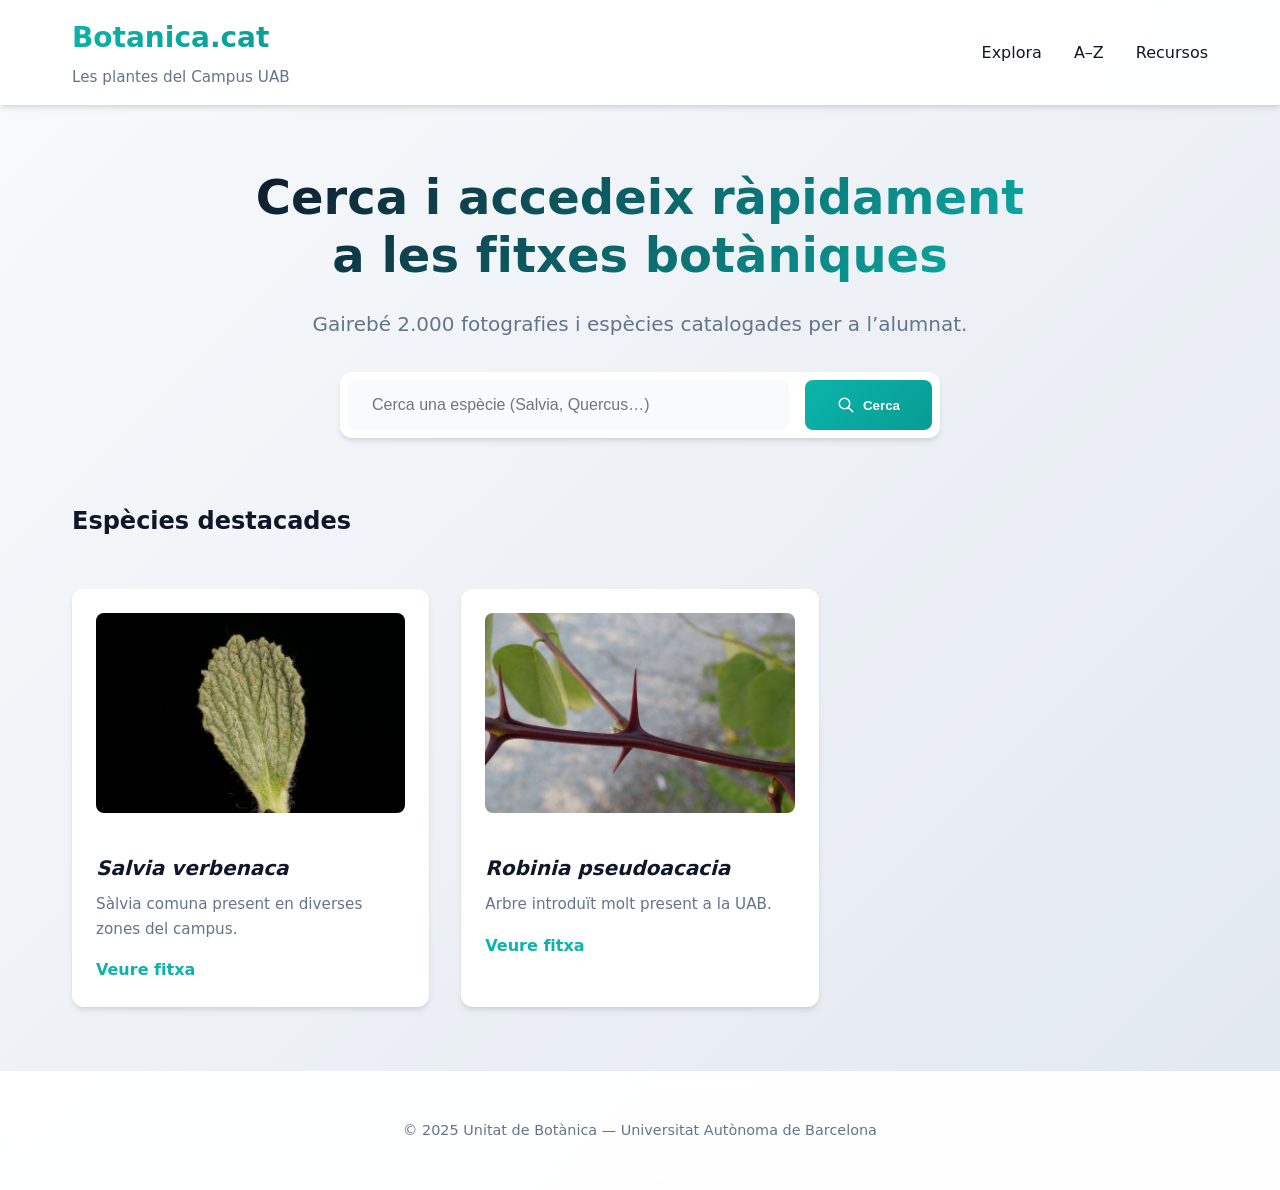
<file: index.html>
<!doctype html>
<html lang="ca">
<head>
  <meta charset="utf-8">
  <meta name="viewport" content="width=device-width, initial-scale=1">

  <title>Les plantes del Campus UAB — Botanica.cat</title>
  <meta name="description" content="Portal de plantes del Campus de la UAB. Accés ràpid a fitxes, galeries i recursos per a l'alumnat.">
  <link rel="canonical" href="https://botanica.cat/">
  <meta name="robots" content="index, follow">

  <!-- Open Graph -->
  <meta property="og:title" content="Les plantes del Campus UAB — Botanica.cat">
  <meta property="og:description" content="Accés fàcil a fitxes i galeries botàniques del campus UAB.">
  <meta property="og:type" content="website">
  <meta property="og:locale" content="ca_ES">

  <!-- CSS -->
  <link rel="stylesheet" href="style.css">

  <!-- Structured Data -->
  <script type="application/ld+json">
  {
    "@context": "https://schema.org",
    "@type": "WebSite",
    "name": "Botanica.cat",
    "url": "https://botanica.cat/"
  }
  </script>
</head>

<body>
  <a class="skip-link" href="#main">Saltar al contingut</a>

  <header class="site-header">
    <div class="container">
      <div class="brand">
        <h1>Botanica.cat</h1>
        <p>Les plantes del Campus UAB</p>
      </div>

      <nav aria-label="Menú principal">
        <ul>
          <li><a href="#explora">Explora</a></li>
          <li><a href="#alfabet">A–Z</a></li>
          <li><a href="#recursos">Recursos</a></li>
        </ul>
      </nav>
    </div>
  </header>

  <main id="main" class="container">
    <section class="hero">
      <h2>Cerca i accedeix ràpidament a les fitxes botàniques</h2>
      <p>Gairebé 2.000 fotografies i espècies catalogades per a l’alumnat.</p>

      <form class="search-form" role="search">
        <input type="search" placeholder="Cerca una espècie (Salvia, Quercus…)" aria-label="Cerca d'espècies">
        <button type="submit">Cerca</button>
      </form>
    </section>

    <section id="explora">
      <h2>Espècies destacades</h2>

      <div class="grid">
        <article class="card">
          <img src="salvia.jpg" alt="Flor de Salvia verbenaca" loading="lazy">
          <h3><em>Salvia verbenaca</em></h3>
          <p>Sàlvia comuna present en diverses zones del campus.</p>
          <a href="#">Veure fitxa</a>
        </article>

        <article class="card">
          <img src="robinia.jpg" alt="Robinia pseudoacacia" loading="lazy">
          <h3><em>Robinia pseudoacacia</em></h3>
          <p>Arbre introduït molt present a la UAB.</p>
          <a href="#">Veure fitxa</a>
        </article>
      </div>
    </section>
  </main>

  <footer class="site-footer">
    <div class="container">
      <p>© 2025 Unitat de Botànica — Universitat Autònoma de Barcelona</p>
    </div>
  </footer>

  <!-- JS -->
  <script src="java.js" defer></script>
</body>
</html>
</file>
<file: style.css>
:root {
  --text: #0f172a;
  --muted: #64748b;
  --accent: #0bb4aa;
  --accent-dark: #089c94;
  --bg: #ffffff;
  --bg-alt: #f8fafc;
  --card-bg: #ffffff;
  --max-width: 1200px;
  --shadow: 0 4px 6px -1px rgba(0, 0, 0, 0.1), 0 2px 4px -1px rgba(0, 0, 0, 0.06);
  --shadow-hover: 0 10px 15px -3px rgba(0, 0, 0, 0.1), 0 4px 6px -2px rgba(0, 0, 0, 0.05);
  --radius: 12px;
  --transition: all 0.3s ease;
}

* {
  box-sizing: border-box;
  margin: 0;
  padding: 0;
}

body {
  font-family: 'Inter', system-ui, -apple-system, sans-serif;
  color: var(--text);
  background: linear-gradient(135deg, #f8fafc 0%, #e2e8f0 100%);
  line-height: 1.6;
  min-height: 100vh;
  overflow-x: hidden;
}

.skip-link {
  position: absolute;
  left: -999px;
  background: var(--accent);
  color: white;
  padding: 0.75rem 1.5rem;
  border-radius: var(--radius);
  text-decoration: none;
  font-weight: 600;
  transform: translateY(-10px);
  opacity: 0;
  transition: var(--transition);
}

.skip-link:focus {
  left: 1rem;
  top: 1rem;
  transform: translateY(0);
  opacity: 1;
  z-index: 1000;
  box-shadow: var(--shadow);
}

.container {
  max-width: var(--max-width);
  margin: 0 auto;
  padding: 0 2rem;
}

/* Header Styles */
.site-header {
  background: rgba(255, 255, 255, 0.95);
  backdrop-filter: blur(10px);
  border-bottom: none;
  box-shadow: var(--shadow);
  position: sticky;
  top: 0;
  z-index: 100;
  animation: slideDown 0.5s ease-out;
}

@keyframes slideDown {
  from {
    transform: translateY(-100%);
    opacity: 0;
  }
  to {
    transform: translateY(0);
    opacity: 1;
  }
}

.site-header .container {
  display: flex;
  justify-content: space-between;
  align-items: center;
  padding: 1rem 2rem;
}

.brand {
  display: flex;
  flex-direction: column;
  gap: 0.25rem;
}

.brand h1 {
  margin: 0;
  font-size: 1.75rem;
  background: linear-gradient(135deg, var(--accent), #089c94);
  -webkit-background-clip: text;
  -webkit-text-fill-color: transparent;
  background-clip: text;
  font-weight: 800;
}

.brand p {
  margin: 0;
  color: var(--muted);
  font-size: 0.95rem;
}

/* Navigation */
nav ul {
  list-style: none;
  display: flex;
  gap: 2rem;
  padding: 0;
  margin: 0;
}

nav a {
  text-decoration: none;
  color: var(--text);
  font-weight: 500;
  padding: 0.5rem 0;
  position: relative;
  transition: var(--transition);
}

nav a::after {
  content: '';
  position: absolute;
  bottom: 0;
  left: 0;
  width: 0;
  height: 2px;
  background: var(--accent);
  transition: width 0.3s ease;
}

nav a:hover {
  color: var(--accent);
}

nav a:hover::after {
  width: 100%;
}

/* Hero Section */
.hero {
  padding: 4rem 0;
  text-align: center;
  max-width: 800px;
  margin: 0 auto;
  animation: fadeInUp 0.8s ease-out 0.2s both;
}

@keyframes fadeInUp {
  from {
    opacity: 0;
    transform: translateY(30px);
  }
  to {
    opacity: 1;
    transform: translateY(0);
  }
}

.hero h2 {
  font-size: 3rem;
  font-weight: 800;
  line-height: 1.2;
  margin-bottom: 1.5rem;
  background: linear-gradient(135deg, var(--text), var(--accent));
  -webkit-background-clip: text;
  -webkit-text-fill-color: transparent;
  background-clip: text;
}

.hero p {
  font-size: 1.25rem;
  color: var(--muted);
  margin-bottom: 2rem;
}

/* Search Form */
.search-form {
  display: flex;
  gap: 1rem;
  max-width: 600px;
  margin: 2rem auto 0;
  background: white;
  padding: 0.5rem;
  border-radius: var(--radius);
  box-shadow: var(--shadow);
  transition: var(--transition);
}

.search-form:focus-within {
  box-shadow: var(--shadow-hover);
  transform: translateY(-2px);
}

.search-form input {
  flex: 1;
  padding: 1rem 1.5rem;
  border: none;
  border-radius: 8px;
  font-size: 1rem;
  background: var(--bg-alt);
  transition: var(--transition);
}

.search-form input:focus {
  outline: none;
  background: white;
  box-shadow: 0 0 0 3px rgba(11, 180, 170, 0.1);
}

.search-form button {
  background: linear-gradient(135deg, var(--accent), var(--accent-dark));
  color: white;
  border: none;
  padding: 1rem 2rem;
  border-radius: 8px;
  cursor: pointer;
  font-weight: 600;
  transition: var(--transition);
  display: flex;
  align-items: center;
  gap: 0.5rem;
}

.search-form button:hover {
  transform: translateY(-2px);
  box-shadow: var(--shadow-hover);
}

.search-form button:active {
  transform: translateY(0);
}

/* Grid & Cards */
.grid {
  display: grid;
  grid-template-columns: repeat(auto-fill, minmax(280px, 1fr));
  gap: 2rem;
  margin-top: 3rem;
}

.card {
  background: var(--card-bg);
  border: none;
  border-radius: var(--radius);
  padding: 1.5rem;
  transition: var(--transition);
  box-shadow: var(--shadow);
  overflow: hidden;
  position: relative;
}

.card::before {
  content: '';
  position: absolute;
  top: 0;
  left: 0;
  width: 100%;
  height: 4px;
  background: linear-gradient(90deg, var(--accent), #089c94);
  transform: scaleX(0);
  transform-origin: left;
  transition: transform 0.3s ease;
}

.card:hover {
  transform: translateY(-10px);
  box-shadow: var(--shadow-hover);
}

.card:hover::before {
  transform: scaleX(1);
}

.card img {
  width: 100%;
  height: 200px;
  object-fit: cover;
  border-radius: 8px;
  margin-bottom: 1rem;
  transition: var(--transition);
}

.card:hover img {
  transform: scale(1.05);
}

.card h3 {
  margin: 1rem 0 0.5rem;
  font-size: 1.25rem;
  font-weight: 600;
}

.card p {
  color: var(--muted);
  margin-bottom: 1rem;
  font-size: 0.95rem;
}

.card a {
  color: var(--accent);
  text-decoration: none;
  font-weight: 600;
  display: inline-flex;
  align-items: center;
  gap: 0.5rem;
  transition: var(--transition);
}

.card a:hover {
  gap: 1rem;
}

/* Footer */
.site-footer {
  background: rgba(255, 255, 255, 0.95);
  backdrop-filter: blur(10px);
  border-top: none;
  margin-top: 4rem;
  padding: 3rem 0;
  text-align: center;
  color: var(--muted);
  font-size: 0.9rem;
}

/* Responsive Design */
@media (max-width: 768px) {
  .site-header .container {
    flex-direction: column;
    gap: 1rem;
    text-align: center;
  }
  
  nav ul {
    flex-wrap: wrap;
    justify-content: center;
    gap: 1rem;
  }
  
  .hero h2 {
    font-size: 2.25rem;
  }
  
  .hero p {
    font-size: 1.1rem;
  }
  
  .search-form {
    flex-direction: column;
  }
  
  .search-form input,
  .search-form button {
    width: 100%;
  }
  
  .grid {
    grid-template-columns: 1fr;
    gap: 1.5rem;
  }
  
  .container {
    padding: 0 1rem;
  }
}

@media (max-width: 480px) {
  .hero h2 {
    font-size: 1.875rem;
  }
  
  .brand h1 {
    font-size: 1.5rem;
  }
  
  nav ul {
    flex-direction: column;
    gap: 0.5rem;
  }
  
  .card {
    padding: 1.25rem;
  }
}

/* Dark mode support */
@media (prefers-color-scheme: dark) {
  :root {
    --text: #f1f5f9;
    --muted: #94a3b8;
    --bg: #0f172a;
    --bg-alt: #1e293b;
    --card-bg: #1e293b;
  }
  
  body {
    background: linear-gradient(135deg, #0f172a 0%, #1e293b 100%);
  }
  
  .site-header,
  .site-footer {
    background: rgba(30, 41, 59, 0.95);
  }
  
  .search-form {
    background: var(--bg-alt);
  }
  
  .search-form input {
    background: rgba(255, 255, 255, 0.05);
    color: var(--text);
  }
}
</file>
